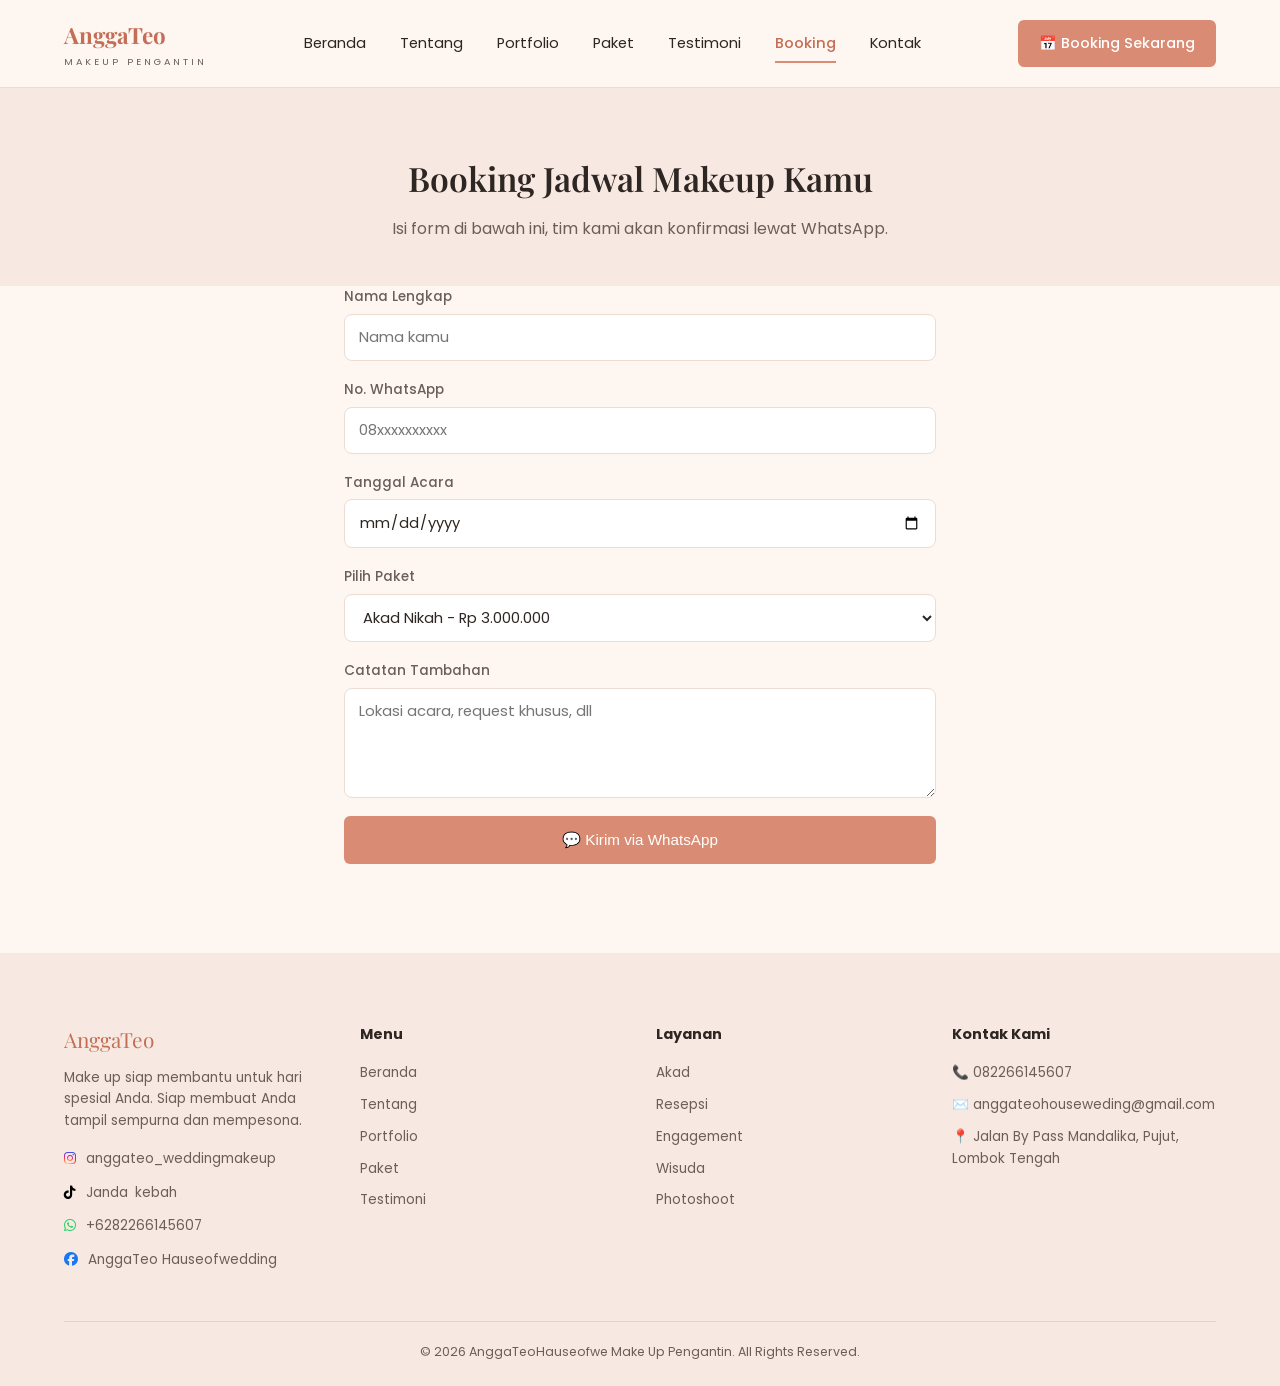
<file: booking.html>
<!DOCTYPE html>
<html lang="id">
<head>
<meta charset="UTF-8">
<meta name="viewport" content="width=device-width, initial-scale=1.0">
<title>Booking &middot; AnggaTeo Makeup Pengantin</title>
<link rel="preconnect" href="https://fonts.googleapis.com">
<link rel="stylesheet" href="https://cdnjs.cloudflare.com/ajax/libs/font-awesome/6.7.2/css/all.min.css">
<link href="https://fonts.googleapis.com/css2?family=Playfair+Display:wght@500;600;700&family=Poppins:wght@300;400;500;600&family=Marck+Script&display=swap" rel="stylesheet">
<link rel="stylesheet" href="styles.css">
</head>
<body>
<div class="page-transition-overlay"></div>
<header>
  <div class="nav wrap">
     <a href="index.html" class="logo">AnggaTeo <span>MAKEUP PENGANTIN</span></a>
    <nav class="nav-links">
      <a href="index.html">Beranda</a>
      <a href="tentang.html">Tentang</a>
      <a href="portfolio.html">Portfolio</a>
      <a href="paket.html">Paket</a>
      <a href="testimoni.html">Testimoni</a>
      <a href="booking.html">Booking</a>
      <a href="kontak.html">Kontak</a>
    </nav>
    <a href="booking.html" class="btn btn-primary nav-cta">📅 Booking Sekarang</a>
    <button class="burger" id="burgerBtn" aria-label="Buka menu" aria-expanded="false">
      <span></span><span></span><span></span>
    </button>
  </div>
  <nav class="mobile-panel" id="mobilePanel">
    <a href="index.html">Beranda</a>
    <a href="tentang.html">Tentang</a>
    <a href="portfolio.html">Portfolio</a>
    <a href="paket.html">Paket</a>
    <a href="testimoni.html">Testimoni</a>
    <a href="booking.html">Booking</a>
    <a href="kontak.html">Kontak</a>
    <a href="booking.html" class="btn btn-primary">📅 Booking Sekarang</a>
  </nav>
</header>

<section class="page-header">
  <div class="wrap">
   
    <h1>Booking Jadwal Makeup Kamu</h1>
    <p>Isi form di bawah ini, tim kami akan konfirmasi lewat WhatsApp.</p>
  </div>
</section>

<section class="about" style="padding-top:0;">
  <div class="wrap" style="grid-template-columns:1fr;max-width:640px;">
    <form class="booking-form" id="bookingForm">
      <label>Nama Lengkap
        <input type="text" name="nama" required placeholder="Nama kamu">
      </label>
      <label>No. WhatsApp
        <input type="tel" name="wa" required placeholder="08xxxxxxxxxx">
      </label>
      <label>Tanggal Acara
        <input type="date" name="tanggal" required>
      </label>
      <label>Pilih Paket
        <select name="paket" id="paketSelect">
          <option value="Akad Nikah - Rp 3.000.000">Akad Nikah - Rp 3.000.000</option>
          <option value="Resepsi - Rp 4.200.000">Resepsi - Rp 4.200.000</option>
          <option value="Nyongkolan - Rp 3.800.000">Nyongkolan - Rp 3.800.000</option>
          <option value="Paket Akad Resepsi (1 Hari) - Rp 6.000.000">Paket Akad Resepsi (1 Hari) - Rp 6.000.000</option>
        </select>
      </label>
      <label>Catatan Tambahan
        <textarea name="catatan" rows="4" placeholder="Lokasi acara, request khusus, dll"></textarea>
      </label>
      <button type="submit" class="btn btn-primary" style="width:100%;justify-content:center;">💬 Kirim via WhatsApp</button>
    </form>
  </div>
</section>
<footer>
  <div class="wrap">
    <div class="footer-grid">
      <div>
        <div class="foot-logo">AnggaTeo</div>
        <p>Make up siap membantu untuk hari spesial Anda. Siap membuat Anda tampil sempurna dan mempesona.</p>
        <div class="socials">
          <a href="https://www.instagram.com/anggateo_weddingmakeup?igsh=ZWFqbXlpYnk4Nm5u" target="_blank" rel="noopener"><i class="fa-brands fa-instagram"></i>anggateo_weddingmakeup</a>
          <a href="https://www.tiktok.com/@anggateohauseofwe?_r=1&_t=ZS-98DHVz8iPab" target="_blank" rel="noopener"><i class="fa-brands fa-tiktok"></i>Janda kebah</a>
          <a href="https://wa.me/6282266145607" target="_blank" rel="noopener"><i class="fa-brands fa-whatsapp"></i>+6282266145607</a>
          <a href="https://www.facebook.com/share/1CvVZBWk62/" target="_blank" rel="noopener"><i class="fa-brands fa-facebook"></i>AnggaTeo Hauseofwedding </a>
        </div>
      </div>
      <div>
        <h5>Menu</h5>
        <ul>
          <li><a href="index.html">Beranda</a></li>
          <li><a href="tentang.html">Tentang</a></li>
          <li><a href="portfolio.html">Portfolio</a></li>
          <li><a href="paket.html">Paket</a></li>
          <li><a href="testimoni.html">Testimoni</a></li>
        </ul>
      </div>
      <div>
        <h5>Layanan</h5>
        <ul>
          <li><a href="portfolio.html">Akad</a></li>
          <li><a href="portfolio.html">Resepsi</a></li>
          <li><a href="portfolio.html">Engagement</a></li>
          <li><a href="portfolio.html">Wisuda</a></li>
          <li><a href="portfolio.html">Photoshoot</a></li>
        </ul>
      </div>
      <div>
        <h5>Kontak Kami</h5>
        <ul>
          <li>📞 082266145607</li>
          <li>✉️ anggateohouseweding@gmail.com</li>
          <li>📍 Jalan By Pass Mandalika, Pujut, Lombok Tengah</li>
        </ul>
      </div>
      
    </div>
    <div class="foot-bottom">&copy; 2026 AnggaTeoHauseofwe Make Up Pengantin. All Rights Reserved.</div>
  </div>
</footer>
<script src="script.js"></script>
</body>
</html>
</file>
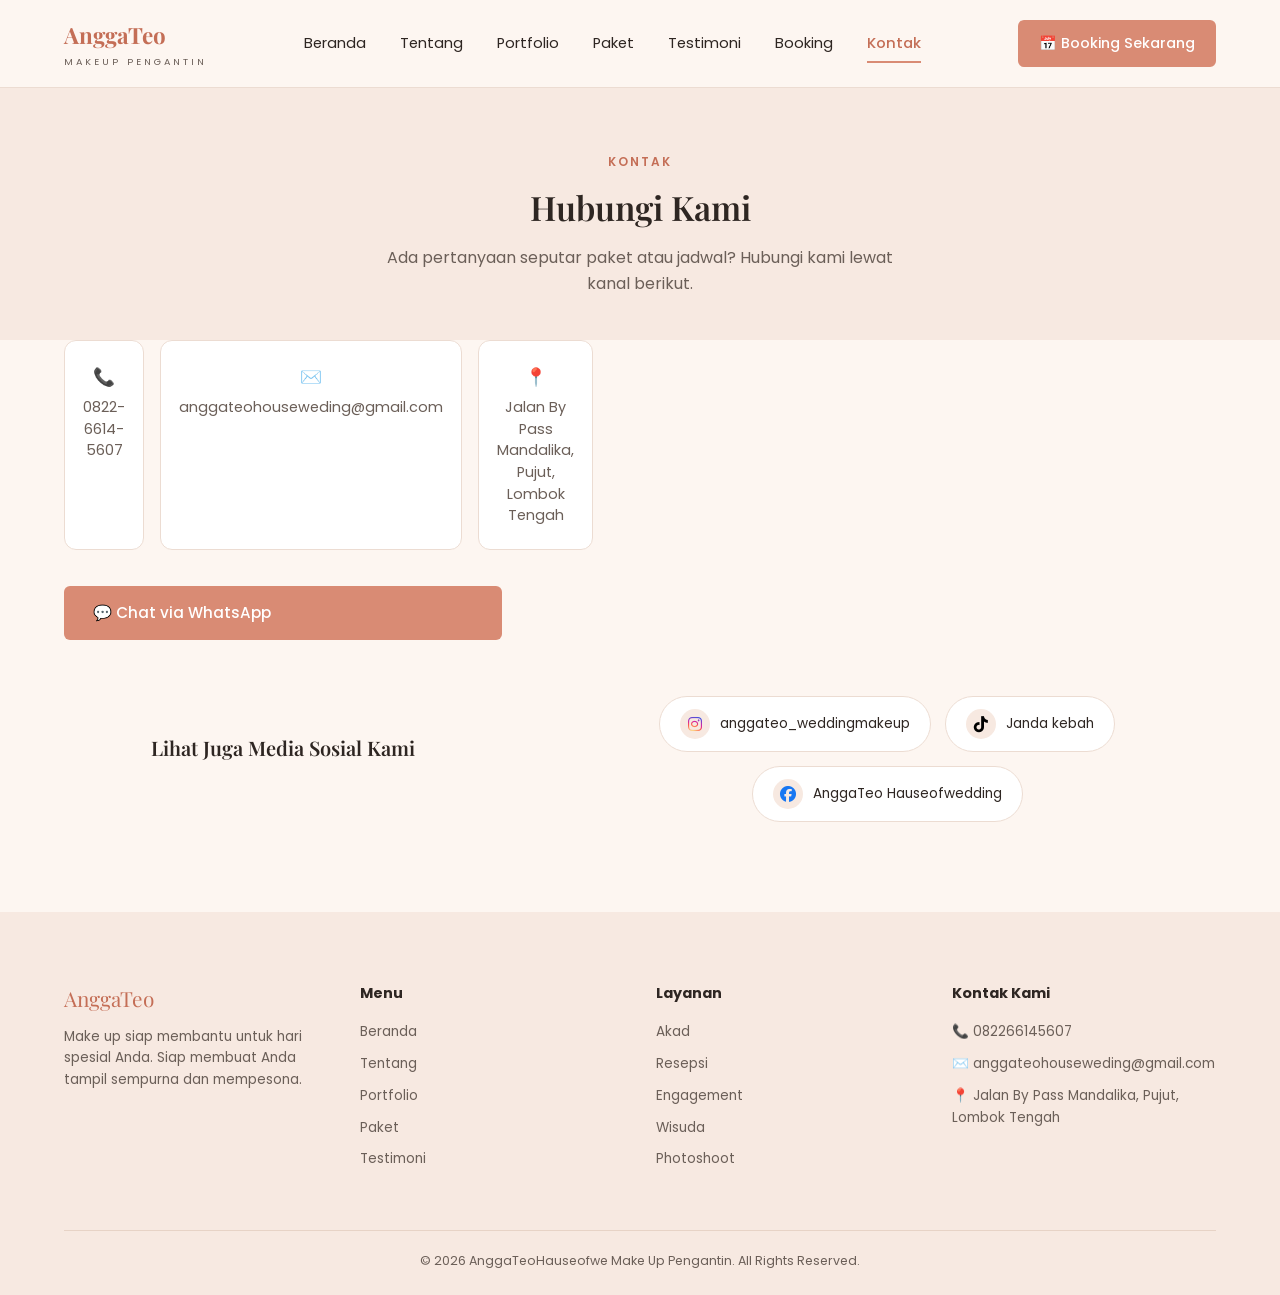
<file: kontak.html>
<!DOCTYPE html>
<html lang="id">
<head>
<meta charset="UTF-8">
<meta name="viewport" content="width=device-width, initial-scale=1.0">
<title>Kontak &middot; AnggaTeo Makeup Pengantin</title>
<link rel="preconnect" href="https://fonts.googleapis.com">
<link rel="stylesheet" href="https://cdnjs.cloudflare.com/ajax/libs/font-awesome/6.7.2/css/all.min.css">
<link href="https://fonts.googleapis.com/css2?family=Playfair+Display:wght@500;600;700&family=Poppins:wght@300;400;500;600&family=Marck+Script&display=swap" rel="stylesheet">
<link rel="stylesheet" href="styles.css">
</head>
<body>
<div class="page-transition-overlay"></div>
<header>
  <div class="nav wrap">
     <a href="index.html" class="logo">AnggaTeo <span>MAKEUP PENGANTIN</span></a>
    <nav class="nav-links">
      <a href="index.html">Beranda</a>
      <a href="tentang.html">Tentang</a>
      <a href="portfolio.html">Portfolio</a>
      <a href="paket.html">Paket</a>
      <a href="testimoni.html">Testimoni</a>
      <a href="booking.html">Booking</a>
      <a href="kontak.html">Kontak</a>
    </nav>
    <a href="booking.html" class="btn btn-primary nav-cta">📅 Booking Sekarang</a>
    <button class="burger" id="burgerBtn" aria-label="Buka menu" aria-expanded="false">
      <span></span><span></span><span></span>
    </button>
  </div>
  <nav class="mobile-panel" id="mobilePanel">
    <a href="index.html">Beranda</a>
    <a href="tentang.html">Tentang</a>
    <a href="portfolio.html">Portfolio</a>
    <a href="paket.html">Paket</a>
    <a href="testimoni.html">Testimoni</a>
    <a href="booking.html">Booking</a>
    <a href="kontak.html">Kontak</a>
    <a href="booking.html" class="btn btn-primary">📅 Booking Sekarang</a>
  </nav>
</header>

<section class="page-header">
  <div class="wrap">
    <div class="eyebrow">Kontak</div>
    <h1>Hubungi Kami</h1>
    <p>Ada pertanyaan seputar paket atau jadwal? Hubungi kami lewat kanal berikut.</p>
  </div>
</section>

<section class="about" style="padding-top:0;">
  <div class="wrap">
    <div class="contact-info-grid">
      <div class="stat-card"><div class="glyph">📞</div><div class="lbl">0822-6614-5607</div></div>
      <div class="stat-card"><div class="glyph">✉️</div><div class="lbl">anggateohouseweding@gmail.com</div></div>
      <div class="stat-card"><div class="glyph">📍</div><div class="lbl">Jalan By Pass Mandalika, Pujut, Lombok Tengah</div></div>
    </div>
  </div>

  <div class="wrap" style="margin-top:36px;text-align:center;">
    <a href="https://wa.me/6282266145607?text=Halo%20kak%2C%20saya%20mau%20tanya-tanya" target="_blank" rel="noopener" class="btn btn-primary" >💬 Chat via WhatsApp</a>
  </div>

  <div class="wrap contact-social-section">
    <h3 class="contact-social-title">Lihat Juga Media Sosial Kami</h3>
    <div class="contact-socials">
      <a href="https://www.instagram.com/anggateo_weddingmakeup?igsh=ZWFqbXlpYnk4Nm5u" target="_blank" rel="noopener" class="contact-social-item">
        <span class="contact-social-icon"><i class="fa-brands fa-instagram"></i></span>
        <span>anggateo_weddingmakeup</span>
      </a>
      <a href="https://www.tiktok.com/@anggateohauseofwe?_r=1&_t=ZS-98DHVz8iPab" target="_blank" rel="noopener" class="contact-social-item">
        <span class="contact-social-icon"><i class="fa-brands fa-tiktok"></i></span>
        <span>Janda kebah</span>
      </a>
      <a href="https://www.facebook.com/share/1CvVZBWk62/" target="_blank" rel="noopener" class="contact-social-item">
        <span class="contact-social-icon"><i class="fa-brands fa-facebook"></i></span>
        <span>AnggaTeo Hauseofwedding</span>
      </a>
    </div>
  </div>
</section>

<footer>
  <div class="wrap">
    <div class="footer-grid">
      <div>
        <div class="foot-logo">AnggaTeo</div>
        <p>Make up siap membantu untuk hari spesial Anda. Siap membuat Anda tampil sempurna dan mempesona.</p>
       
      </div>
      <div>
        <h5>Menu</h5>
        <ul>
          <li><a href="index.html">Beranda</a></li>
          <li><a href="tentang.html">Tentang</a></li>
          <li><a href="portfolio.html">Portfolio</a></li>
          <li><a href="paket.html">Paket</a></li>
          <li><a href="testimoni.html">Testimoni</a></li>
        </ul>
      </div>
      <div>
        <h5>Layanan</h5>
        <ul>
          <li><a href="portfolio.html">Akad</a></li>
          <li><a href="portfolio.html">Resepsi</a></li>
          <li><a href="portfolio.html">Engagement</a></li>
          <li><a href="portfolio.html">Wisuda</a></li>
          <li><a href="portfolio.html">Photoshoot</a></li>
        </ul>
      </div>
      <div>
        <h5>Kontak Kami</h5>
        <ul>
          <li>📞 082266145607</li>
          <li>✉️ anggateohouseweding@gmail.com</li>
          <li>📍 Jalan By Pass Mandalika, Pujut, Lombok Tengah</li>
        </ul>
      </div>
    </div>
    <div class="foot-bottom">&copy; 2026 AnggaTeoHauseofwe Make Up Pengantin. All Rights Reserved.</div>
  </div>
</footer>
<script src="script.js"></script>
</body>
</html>
</file>
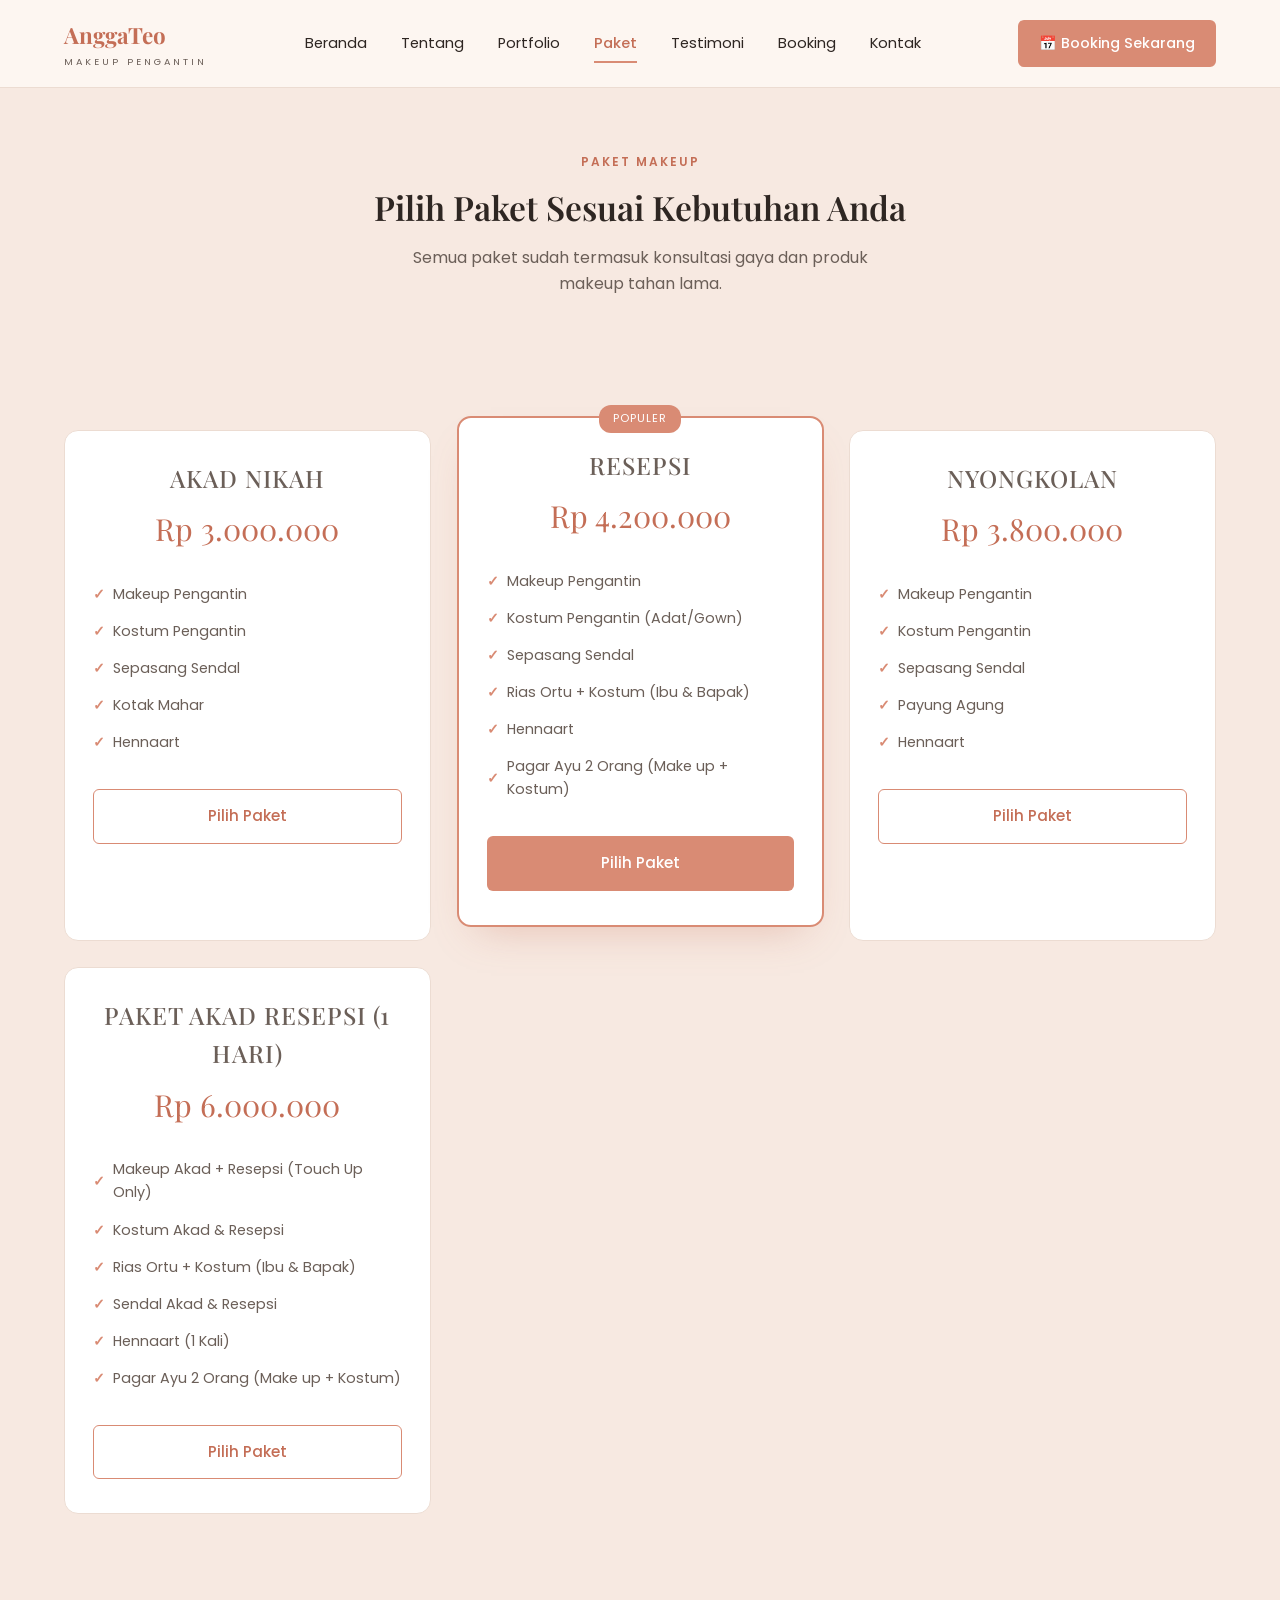
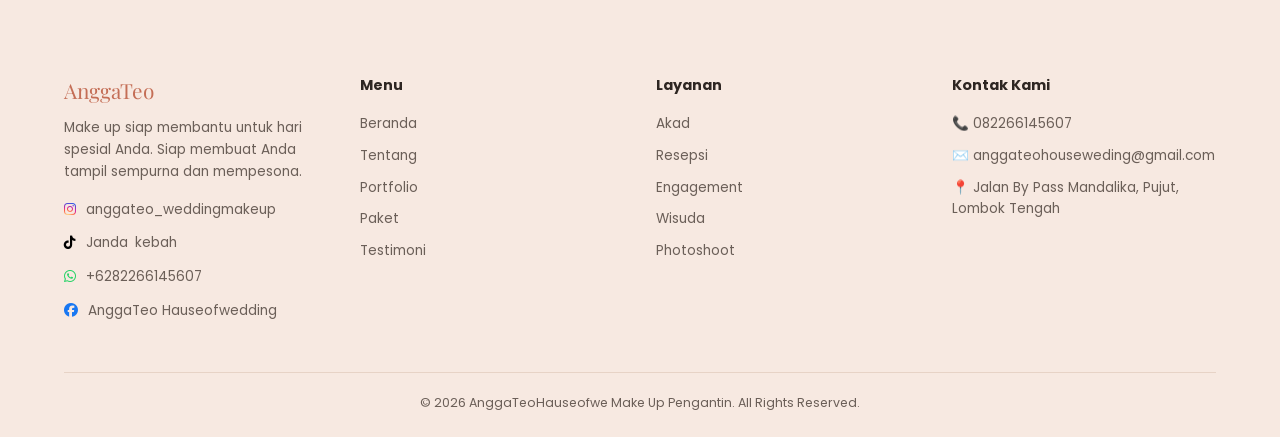
<file: paket.html>
<!DOCTYPE html>
<html lang="id">
<head>
<meta charset="UTF-8">
<meta name="viewport" content="width=device-width, initial-scale=1.0">
<title>Paket &middot; AnggaTeo Makeup Pengantin</title>
<link rel="preconnect" href="https://fonts.googleapis.com">
<link rel="stylesheet" href="https://cdnjs.cloudflare.com/ajax/libs/font-awesome/6.7.2/css/all.min.css">
<link href="https://fonts.googleapis.com/css2?family=Playfair+Display:wght@500;600;700&family=Poppins:wght@300;400;500;600&family=Marck+Script&display=swap" rel="stylesheet">
<link rel="stylesheet" href="styles.css">
</head>
<body>
<div class="page-transition-overlay"></div>
<header>
  <div class="nav wrap">
     <a href="index.html" class="logo">AnggaTeo <span>MAKEUP PENGANTIN</span></a>
    <nav class="nav-links">
      <a href="index.html">Beranda</a>
      <a href="tentang.html">Tentang</a>
      <a href="portfolio.html">Portfolio</a>
      <a href="paket.html">Paket</a>
      <a href="testimoni.html">Testimoni</a>
      <a href="booking.html">Booking</a>
      <a href="kontak.html">Kontak</a>
    </nav>
    <a href="booking.html" class="btn btn-primary nav-cta">📅 Booking Sekarang</a>
    <button class="burger" id="burgerBtn" aria-label="Buka menu" aria-expanded="false">
      <span></span><span></span><span></span>
    </button>
  </div>
  <nav class="mobile-panel" id="mobilePanel">
    <a href="index.html">Beranda</a>
    <a href="tentang.html">Tentang</a>
    <a href="portfolio.html">Portfolio</a>
    <a href="paket.html">Paket</a>
    <a href="testimoni.html">Testimoni</a>
    <a href="booking.html">Booking</a>
    <a href="kontak.html">Kontak</a>
    <a href="booking.html" class="btn btn-primary">📅 Booking Sekarang</a>
  </nav>
</header>

<section class="page-header">
  <div class="wrap">
    <div class="eyebrow">Paket Makeup</div>
    <h1>Pilih Paket Sesuai Kebutuhan Anda</h1>
    <p>Semua paket sudah termasuk konsultasi gaya dan produk makeup tahan lama.</p>
  </div>
</section>

<section class="pricing" id="paket-section">
  <div class="wrap">
   <div class="pricing-grid">
      <div class="price-card">
        <h3>Akad Nikah</h3>
        <div class="price">Rp 3.000.000</div>
        <ul class="price-list">
          <li>Makeup Pengantin</li><li>Kostum Pengantin</li><li>Sepasang Sendal</li><li>Kotak Mahar</li><li>Hennaart</li>
        </ul>
        <a href="booking.html?paket=Basic" class="btn btn-outline">Pilih Paket</a>
      </div>
      <div class="price-card popular">
        <div class="badge">POPULER</div>
        <h3>Resepsi</h3>
        <div class="price">Rp 4.200.000</div>
        <ul class="price-list">
          <li>Makeup Pengantin</li><li>Kostum Pengantin (Adat/Gown)</li><li>Sepasang Sendal</li><li>Rias Ortu + Kostum (Ibu & Bapak)</li><li>Hennaart</li><li>Pagar Ayu 2 Orang (Make up + Kostum)</li>
        </ul>
        <a href="booking.html?paket=Premium" class="btn btn-primary">Pilih Paket</a>
      </div>
      <div class="price-card">
        <h3>Nyongkolan</h3>
        <div class="price">Rp 3.800.000</div>
        <ul class="price-list">
          <li>Makeup Pengantin</li><li>Kostum Pengantin</li><li>Sepasang Sendal</li><li>Payung Agung</li><li>Hennaart</li>
        </ul>
        </ul>
        <a href="booking.html?paket=VIP" class="btn btn-outline">Pilih Paket</a>
      </div>
      <div class="price-card">
        <h3>Paket Akad Resepsi (1 Hari) </h3>
        <div class="price">Rp 6.000.000</div>
        <ul class="price-list">
          <li>Makeup Akad + Resepsi (Touch Up Only)</li><li>Kostum Akad & Resepsi</li><li>Rias Ortu + Kostum (Ibu & Bapak)</li><li>Sendal Akad & Resepsi</li><li>Hennaart (1 Kali)</li><li>Pagar Ayu 2 Orang (Make up + Kostum)</li>
        </ul>
        </ul>
        <a href="booking.html?paket=VIP" class="btn btn-outline">Pilih Paket</a>
      </div>
    </div>
  </div>
</section>
<footer>
  <div class="wrap">
    <div class="footer-grid">
      <div>
       <div class="foot-logo">AnggaTeo</div>
        <p>Make up siap membantu untuk hari spesial Anda. Siap membuat Anda tampil sempurna dan mempesona.</p>
        <div class="socials">
          <a href="https://www.instagram.com/anggateo_weddingmakeup?igsh=ZWFqbXlpYnk4Nm5u" target="_blank" rel="noopener"><i class="fa-brands fa-instagram"></i>anggateo_weddingmakeup</a>
          <a href="https://www.tiktok.com/@anggateohauseofwe?_r=1&_t=ZS-98DHVz8iPab" target="_blank" rel="noopener"><i class="fa-brands fa-tiktok"></i>Janda kebah</a>
          <a href="https://wa.me/6282266145607" target="_blank" rel="noopener"><i class="fa-brands fa-whatsapp"></i>+6282266145607</a>
          <a href="https://www.facebook.com/share/1CvVZBWk62/" target="_blank" rel="noopener"><i class="fa-brands fa-facebook"></i>AnggaTeo Hauseofwedding </a>
        </div>
      </div>
      <div>
        <h5>Menu</h5>
        <ul>
          <li><a href="index.html">Beranda</a></li>
          <li><a href="tentang.html">Tentang</a></li>
          <li><a href="portfolio.html">Portfolio</a></li>
          <li><a href="paket.html">Paket</a></li>
          <li><a href="testimoni.html">Testimoni</a></li>
        </ul>
      </div>
      <div>
        <h5>Layanan</h5>
        <ul>
          <li><a href="portfolio.html">Akad</a></li>
          <li><a href="portfolio.html">Resepsi</a></li>
          <li><a href="portfolio.html">Engagement</a></li>
          <li><a href="portfolio.html">Wisuda</a></li>
          <li><a href="portfolio.html">Photoshoot</a></li>
        </ul>
      </div>
      <div>
        <h5>Kontak Kami</h5>
        <ul>
          <li>📞 082266145607</li>
          <li>✉️ anggateohouseweding@gmail.com</li>
          <li>📍 Jalan By Pass Mandalika, Pujut, Lombok Tengah</li>
        </ul>
      </div>
      
    </div>
    <div class="foot-bottom">&copy; 2026 AnggaTeoHauseofwe Make Up Pengantin. All Rights Reserved.</div>
  </div>
  </div>
</footer>
<script src="script.js"></script>
</body>
</html>
</file>
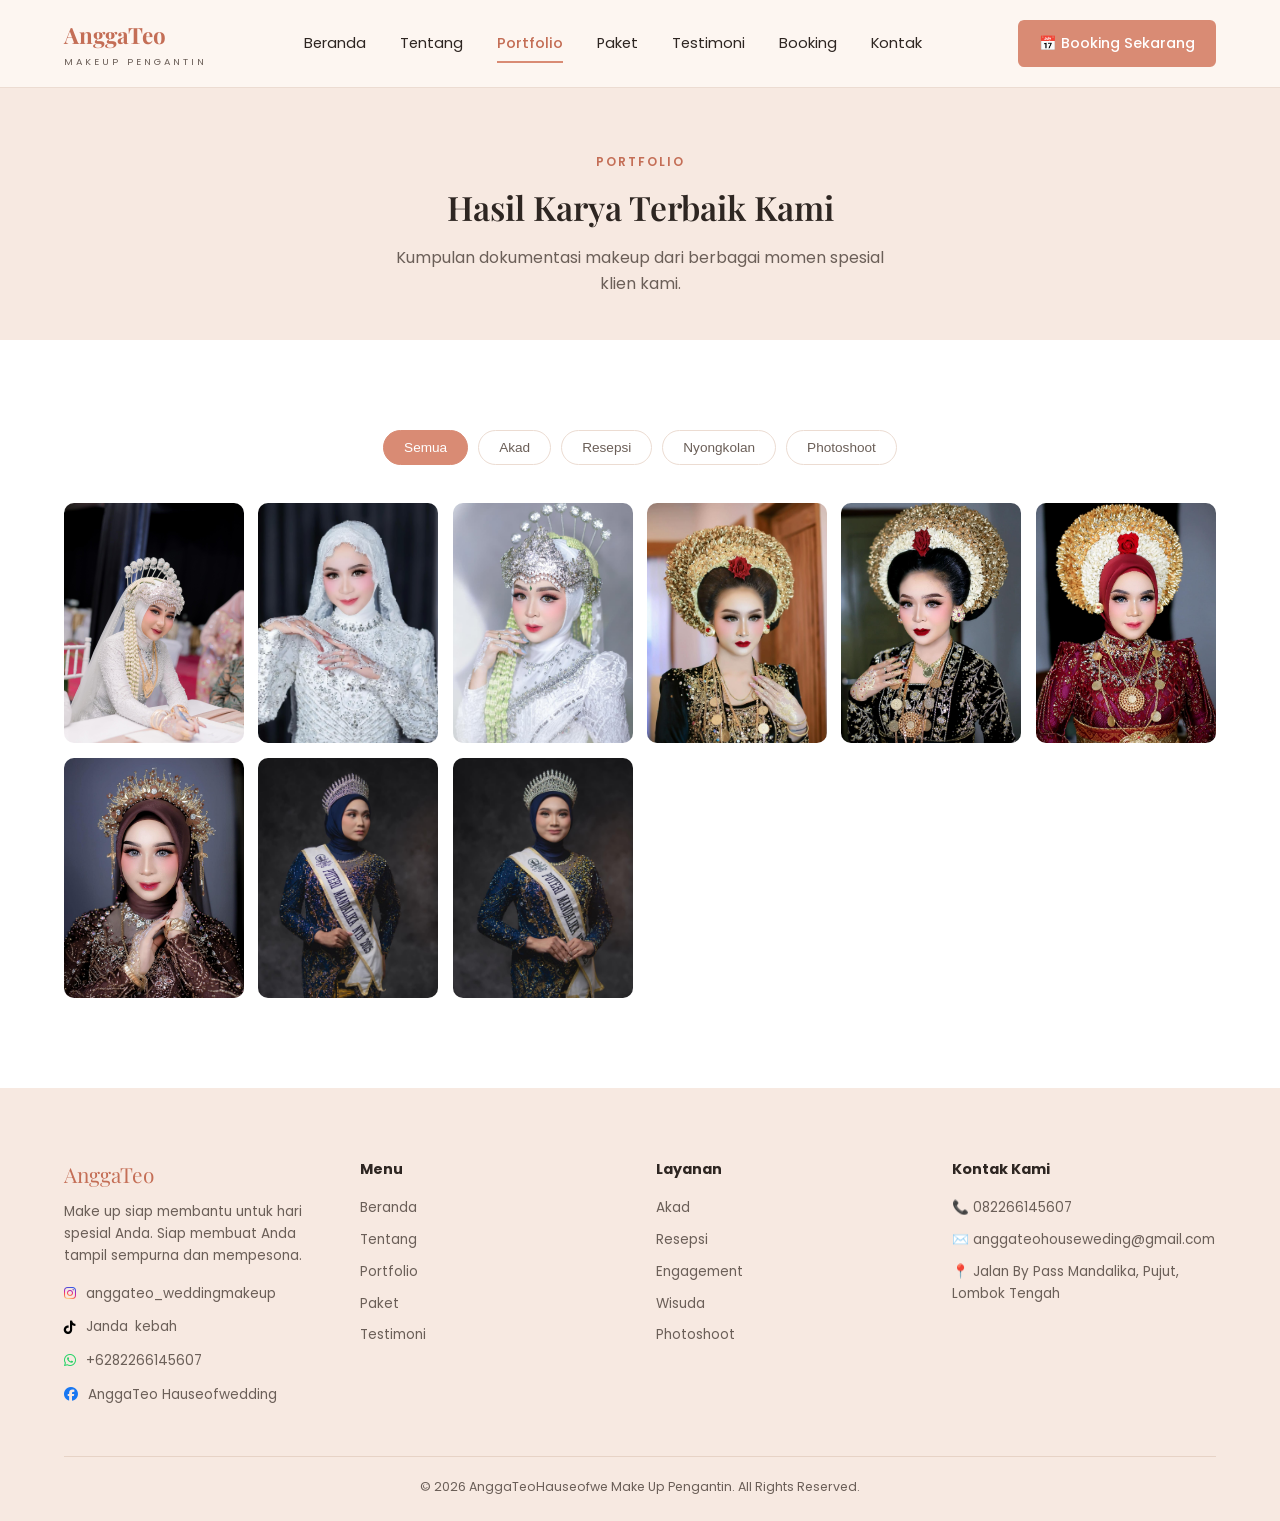
<file: portfolio.html>
<!DOCTYPE html>
<html lang="id">
<head>
<meta charset="UTF-8">
<meta name="viewport" content="width=device-width, initial-scale=1.0">
<title>Portofolio &middot; AnggaTeo Makeup Pengantin</title>
<link rel="preconnect" href="https://fonts.googleapis.com">
<link rel="stylesheet" href="https://cdnjs.cloudflare.com/ajax/libs/font-awesome/6.7.2/css/all.min.css">
<link href="https://fonts.googleapis.com/css2?family=Playfair+Display:wght@500;600;700&family=Poppins:wght@300;400;500;600&family=Marck+Script&display=swap" rel="stylesheet">
<link rel="stylesheet" href="styles.css">
</head>
<body>
<div class="page-transition-overlay"></div>
<header>
  <div class="nav wrap">
    <a href="index.html" class="logo">AnggaTeo <span>MAKEUP PENGANTIN</span></a>
    <nav class="nav-links">
      <a href="index.html">Beranda</a>
      <a href="tentang.html">Tentang</a>
      <a href="portfolio.html">Portfolio</a>
      <a href="paket.html">Paket</a>
      <a href="testimoni.html">Testimoni</a>
      <a href="booking.html">Booking</a>
      <a href="kontak.html">Kontak</a>
    </nav>
    <a href="booking.html" class="btn btn-primary nav-cta">📅 Booking Sekarang</a>
    <button class="burger" id="burgerBtn" aria-label="Buka menu" aria-expanded="false">
      <span></span><span></span><span></span>
    </button>
  </div>
  <nav class="mobile-panel" id="mobilePanel">
    <a href="index.html">Beranda</a>
    <a href="tentang.html">Tentang</a>
    <a href="portfolio.html">Portfolio</a>
    <a href="paket.html">Paket</a>
    <a href="testimoni.html">Testimoni</a>
    <a href="booking.html">Booking</a>
    <a href="kontak.html">Kontak</a>
    <a href="booking.html" class="btn btn-primary">📅 Booking Sekarang</a>
  </nav>
</header>

<section class="page-header">
  <div class="wrap">
    <div class="eyebrow">Portfolio</div>
    <h1>Hasil Karya Terbaik Kami</h1>
    <p>Kumpulan dokumentasi makeup dari berbagai momen spesial klien kami.</p>
  </div>
</section>

<section class="portfolio" id="portfolio-section">
  <div class="wrap">
  
    <div class="filters">
      <button class="filter active" data-cat="semua">Semua</button>
      <button class="filter" data-cat="akad">Akad</button>
      <button class="filter" data-cat="resepsi">Resepsi</button>
      <button class="filter" data-cat="Nyongkolan">Nyongkolan</button>
      <button class="filter" data-cat="photoshoot">Photoshoot</button>
    </div>
    <div class="gallery">
      <div class="gallery-item" data-cat="akad"><img src="img/akadbaru1.jpg" alt="Karya makeup akad"></div>
      <div class="gallery-item" data-cat="akad"><img src="img/akad2.jpg" alt="Karya makeup akad"></div>
      <div class="gallery-item" data-cat="akad"><img src="img/akad3.jpg" alt="Karya makeup akad"></div>
      <div class="gallery-item" data-cat="Nyongkolan"><img src="img/nyongkolan1.jpeg" alt="Karya makeup hijab wisuda"></div>
      <div class="gallery-item" data-cat="Nyongkolan"><img src="img/nyongkolan2.jpg" alt="Karya makeup hijab wisuda"></div>
      <div class="gallery-item" data-cat="resepsi"><img src="img/resepsi1.png" alt="Karya makeup resepsi"></div>
      <div class="gallery-item" data-cat="resepsi"><img src="img/resepsi2.jpg" alt="Karya makeup resepsi"></div>
      <div class="gallery-item" data-cat="photoshoot"><img src="img/photoshoot.jpg" alt="Karya makeup photoshoot"></div>
      <div class="gallery-item" data-cat="photoshoot"><img src="img/photoshoot2.jpg" alt="Karya makeup photoshoot"></div>
</section>

<footer>
  <div class="wrap">
    <div class="footer-grid">
      <div>
       <div class="foot-logo">AnggaTeo</div>
        <p>Make up siap membantu untuk hari spesial Anda. Siap membuat Anda tampil sempurna dan mempesona.</p>
        <div class="socials">
          <a href="https://www.instagram.com/anggateo_weddingmakeup?igsh=ZWFqbXlpYnk4Nm5u" target="_blank" rel="noopener"><i class="fa-brands fa-instagram"></i>anggateo_weddingmakeup</a>
          <a href="https://www.tiktok.com/@anggateohauseofwe?_r=1&_t=ZS-98DHVz8iPab" target="_blank" rel="noopener"><i class="fa-brands fa-tiktok"></i>Janda kebah</a>
          <a href="https://wa.me/6282266145607" target="_blank" rel="noopener"><i class="fa-brands fa-whatsapp"></i>+6282266145607</a>
          <a href="https://www.facebook.com/share/1CvVZBWk62/" target="_blank" rel="noopener"><i class="fa-brands fa-facebook"></i>AnggaTeo Hauseofwedding </a>
        </div>
      </div>
      <div>
        <h5>Menu</h5>
        <ul>
          <li><a href="index.html">Beranda</a></li>
          <li><a href="tentang.html">Tentang</a></li>
          <li><a href="portfolio.html">Portfolio</a></li>
          <li><a href="paket.html">Paket</a></li>
          <li><a href="testimoni.html">Testimoni</a></li>
        </ul>
      </div>
      <div>
        <h5>Layanan</h5>
        <ul>
          <li><a href="portfolio.html">Akad</a></li>
          <li><a href="portfolio.html">Resepsi</a></li>
          <li><a href="portfolio.html">Engagement</a></li>
          <li><a href="portfolio.html">Wisuda</a></li>
          <li><a href="portfolio.html">Photoshoot</a></li>
        </ul>
      </div>
      <div>
        <h5>Kontak Kami</h5>
        <ul>
          <li>📞 082266145607</li>
          <li>✉️ anggateohouseweding@gmail.com</li>
          <li>📍 Jalan By Pass Mandalika, Pujut, Lombok Tengah</li>
        </ul>
      </div>
      
    </div>
    <div class="foot-bottom">&copy; 2026 AnggaTeoHauseofwe Make Up Pengantin. All Rights Reserved.</div>
  </div>
  </div>
</footer>
<script src="script.js"></script>
</body>
</html>
</file>
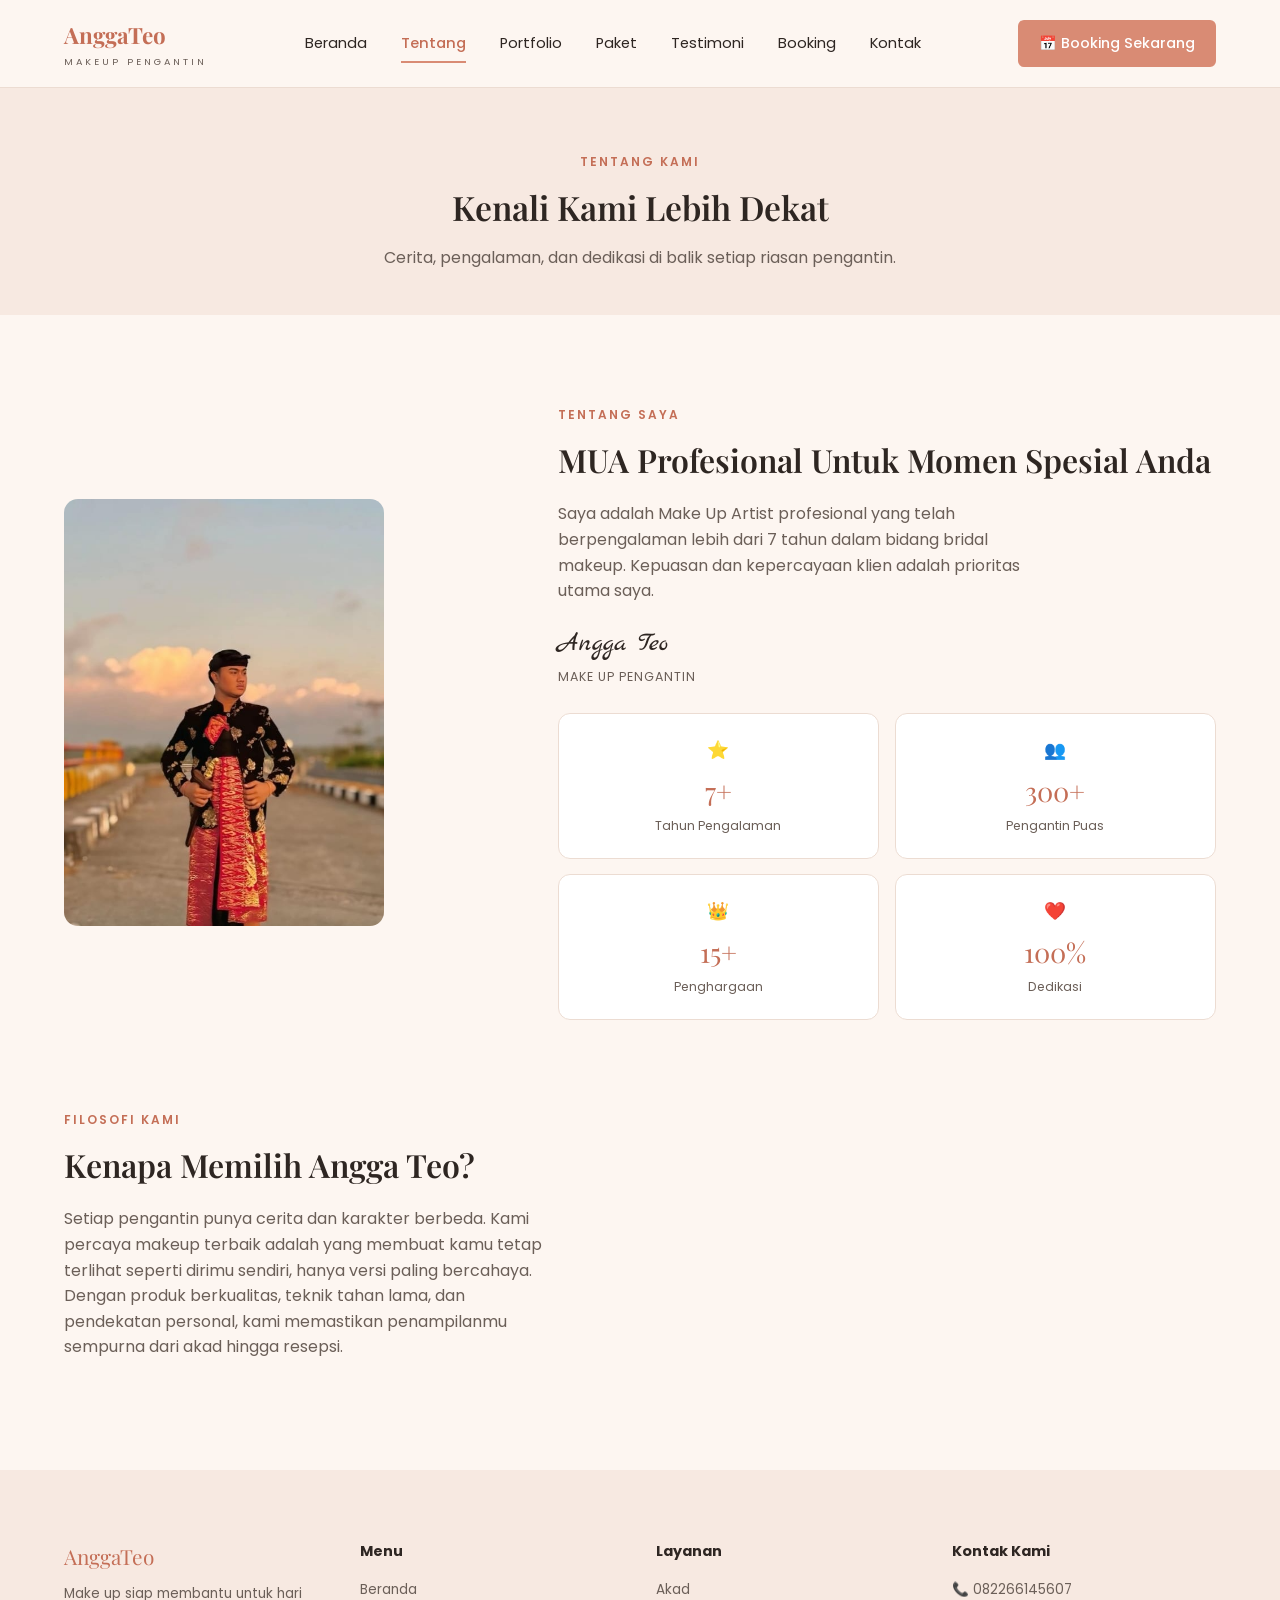
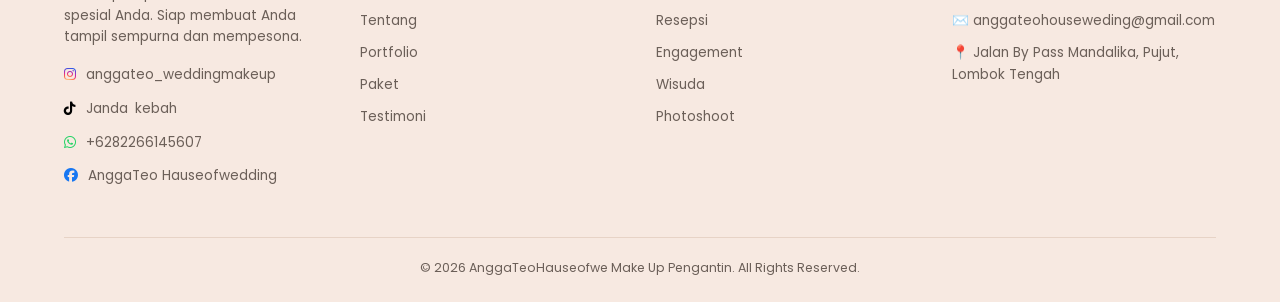
<file: tentang.html>
<!DOCTYPE html>
<html lang="id">
<head>
<meta charset="UTF-8">
<meta name="viewport" content="width=device-width, initial-scale=1.0">
<title>Tentang &middot; AnggaTeo Makeup Pengantin</title>
<link rel="preconnect" href="https://fonts.googleapis.com">
<link rel="stylesheet" href="https://cdnjs.cloudflare.com/ajax/libs/font-awesome/6.7.2/css/all.min.css">
<link href="https://fonts.googleapis.com/css2?family=Playfair+Display:wght@500;600;700&family=Poppins:wght@300;400;500;600&family=Marck+Script&display=swap" rel="stylesheet">
<link rel="stylesheet" href="styles.css">
</head>
<body>
<div class="page-transition-overlay"></div>
<header>
  <div class="nav wrap">
    <a href="index.html" class="logo">AnggaTeo <span>MAKEUP PENGANTIN</span></a>
    <nav class="nav-links">
      <a href="index.html">Beranda</a>
      <a href="tentang.html">Tentang</a>
      <a href="portfolio.html">Portfolio</a>
      <a href="paket.html">Paket</a>
      <a href="testimoni.html">Testimoni</a>
      <a href="booking.html">Booking</a>
      <a href="kontak.html">Kontak</a>
    </nav>
    <a href="booking.html" class="btn btn-primary nav-cta">📅 Booking Sekarang</a>
    <button class="burger" id="burgerBtn" aria-label="Buka menu" aria-expanded="false">
      <span></span><span></span><span></span>
    </button>
  </div>
  <nav class="mobile-panel" id="mobilePanel">
    <a href="index.html">Beranda</a>
    <a href="tentang.html">Tentang</a>
    <a href="portfolio.html">Portfolio</a>
    <a href="paket.html">Paket</a>
    <a href="testimoni.html">Testimoni</a>
    <a href="booking.html">Booking</a>
    <a href="kontak.html">Kontak</a>
    <a href="booking.html" class="btn btn-primary">📅 Booking Sekarang</a>
  </nav>
</header>

<section class="page-header">
  <div class="wrap">
    <div class="eyebrow">Tentang Kami</div>
    <h1>Kenali Kami Lebih Dekat</h1>
    <p>Cerita, pengalaman, dan dedikasi di balik setiap riasan pengantin.</p>
  </div>
</section>

<section class="about" id="tentang-section">
  <div class="wrap">
    <div class="about-img">
      <img src="img/tentangsaya.png" alt="Dewi Lestari, Make Up Artist">
    </div>
    <div class="about-text">
      <div class="eyebrow">Tentang Saya</div>
      <h2>MUA Profesional Untuk Momen Spesial Anda</h2>
      <p>Saya adalah Make Up Artist profesional yang telah berpengalaman lebih dari 7 tahun dalam bidang bridal makeup. Kepuasan dan kepercayaan klien adalah prioritas utama saya.</p>
      <div class="signature">Angga Teo</div>
      <div class="signature-role">Make Up Pengantin</div>
      <div class="stat-grid" style="margin-top:26px;">
        <div class="stat-card"><div class="glyph">⭐</div><div class="num">7+</div><div class="lbl">Tahun Pengalaman</div></div>
        <div class="stat-card"><div class="glyph">👥</div><div class="num">300+</div><div class="lbl">Pengantin Puas</div></div>
        <div class="stat-card"><div class="glyph">👑</div><div class="num">15+</div><div class="lbl">Penghargaan</div></div>
        <div class="stat-card"><div class="glyph">❤️</div><div class="num">100%</div><div class="lbl">Dedikasi</div></div>
      
  </div>
</section>

<section class="about" style="padding-top:0;">
  <div class="wrap" style="grid-template-columns:1fr;">
    <div class="about-text">
      <div class="eyebrow">Filosofi Kami</div>
      <h2>Kenapa Memilih Angga Teo?</h2>
      <p>Setiap pengantin punya cerita dan karakter berbeda. Kami percaya makeup terbaik adalah yang membuat kamu tetap terlihat seperti dirimu sendiri, hanya versi paling bercahaya. Dengan produk berkualitas, teknik tahan lama, dan pendekatan personal, kami memastikan penampilanmu sempurna dari akad hingga resepsi.</p>
    </div>
  </div>
</section>
<footer>
  <div class="wrap">
    <div class="footer-grid">
      <div>
       <div class="foot-logo">AnggaTeo</div>
        <p>Make up siap membantu untuk hari spesial Anda. Siap membuat Anda tampil sempurna dan mempesona.</p>
        <div class="socials">
          <a href="https://www.instagram.com/anggateo_weddingmakeup?igsh=ZWFqbXlpYnk4Nm5u" target="_blank" rel="noopener"><i class="fa-brands fa-instagram"></i>anggateo_weddingmakeup</a>
          <a href="https://www.tiktok.com/@anggateohauseofwe?_r=1&_t=ZS-98DHVz8iPab" target="_blank" rel="noopener"><i class="fa-brands fa-tiktok"></i>Janda kebah</a>
          <a href="https://wa.me/6282266145607" target="_blank" rel="noopener"><i class="fa-brands fa-whatsapp"></i>+6282266145607</a>
          <a href="https://www.facebook.com/share/1CvVZBWk62/" target="_blank" rel="noopener"><i class="fa-brands fa-facebook"></i>AnggaTeo Hauseofwedding </a>
        </div>
      </div>
      <div>
        <h5>Menu</h5>
        <ul>
          <li><a href="index.html">Beranda</a></li>
          <li><a href="tentang.html">Tentang</a></li>
          <li><a href="portfolio.html">Portfolio</a></li>
          <li><a href="paket.html">Paket</a></li>
          <li><a href="testimoni.html">Testimoni</a></li>
        </ul>
      </div>
      <div>
        <h5>Layanan</h5>
        <ul>
          <li><a href="portfolio.html">Akad</a></li>
          <li><a href="portfolio.html">Resepsi</a></li>
          <li><a href="portfolio.html">Engagement</a></li>
          <li><a href="portfolio.html">Wisuda</a></li>
          <li><a href="portfolio.html">Photoshoot</a></li>
        </ul>
      </div>
      <div>
        <h5>Kontak Kami</h5>
        <ul>
          <li>📞 082266145607</li>
          <li>✉️ anggateohouseweding@gmail.com</li>
          <li>📍 Jalan By Pass Mandalika, Pujut, Lombok Tengah</li>
        </ul>
      </div>
      
    </div>
    <div class="foot-bottom">&copy; 2026 AnggaTeoHauseofwe Make Up Pengantin. All Rights Reserved.</div>
  </div>
  </div>
</footer>
<script src="script.js"></script>
</body>
</html>
</file>
<file: styles.css>
:root{
  --cream:#fdf6f1;
  --cream-deep:#f7e9e1;
  --ink:#2e2622;
  --ink-soft:#6b5f58;
  --rose:#d98b74;
  --rose-deep:#c46e56;
  --gold:#b98a4e;
  --line:#ecdcd2;
  --white:#ffffff;
}
*{margin:0;padding:0;box-sizing:border-box;}
body{
  font-family:'Poppins',sans-serif;
  color:var(--ink);
  background:var(--cream);
  line-height:1.6;
}
h1,h2,h3{font-family:'Playfair Display',serif;font-weight:600;}
.script{font-family:'Marck Script',cursive;color:var(--rose-deep);font-size:1.3rem;}
img{max-width:100%;height:auto;display:block;}
a{text-decoration:none;color:inherit;}
.wrap{max-width:1200px;margin:0 auto;padding:0 24px;}
.btn{
  display:inline-flex;align-items:center;gap:8px;
  padding:14px 28px;border-radius:6px;font-size:.95rem;font-weight:500;
  cursor:pointer;border:1px solid transparent;transition:.25s ease;
}
.btn-primary{background:var(--rose);color:#fff;}
.btn-primary:hover{background:var(--rose-deep);}
.btn-outline{border-color:var(--rose);color:var(--rose-deep);background:transparent;}
.btn-outline:hover{background:var(--rose);color:#fff;}
.eyebrow{
  text-transform:uppercase;letter-spacing:2px;font-size:.75rem;
  color:var(--rose-deep);font-weight:600;margin-bottom:10px;
}
.section-head{text-align:center;margin-bottom:48px;}

/* PAGE TRANSITION OVERLAY */
.page-transition-overlay{
  position:fixed;inset:0;background:var(--cream);z-index:9999;
  opacity:1;transition:opacity .45s ease;pointer-events:none;
}
.page-transition-overlay.hide{opacity:0;}

/* SUB-PAGE HEADER BANNER */
.page-header{padding:64px 0 44px;text-align:center;background:var(--cream-deep);}
.page-header h1{font-size:2.1rem;margin-bottom:10px;}
.page-header p{color:var(--ink-soft);max-width:520px;margin:0 auto;}

/* HEADER / NAV */
header{
  position:sticky;top:0;z-index:50;background:rgba(253,246,241,.92);
  backdrop-filter:blur(6px);border-bottom:1px solid var(--line);
}
.nav{display:flex;align-items:center;justify-content:space-between;padding:18px 24px;}
.logo{font-family:'Playfair Display',serif;font-size:1.4rem;font-weight:700;color:var(--rose-deep);}
.logo span{display:block;font-family:'Poppins';font-size:.6rem;letter-spacing:3px;color:var(--ink-soft);font-weight:400;}
.nav-links{display:flex;gap:34px;font-size:.92rem;}
.nav-links a{position:relative;padding:4px 0;}
.nav-links a.active{color:var(--rose-deep);font-weight:500;}
.nav-links a.active::after{content:"";position:absolute;bottom:-4px;left:0;width:100%;height:2px;background:var(--rose);}
.nav-cta{display:flex;align-items:center;gap:6px;font-size:.88rem;padding:11px 20px;}
.burger{
  display:none;flex-direction:column;gap:5px;background:none;border:none;
  cursor:pointer;padding:6px;
}
.burger span{width:24px;height:2px;background:var(--ink);display:block;transition:.25s;}
.burger.open span:nth-child(1){transform:translateY(7px) rotate(45deg);}
.burger.open span:nth-child(2){opacity:0;}
.burger.open span:nth-child(3){transform:translateY(-7px) rotate(-45deg);}
.mobile-panel{
  display:none;flex-direction:column;gap:0;background:var(--white);
  border-top:1px solid var(--line);
}
.mobile-panel.open{display:flex;}
.mobile-panel a{padding:14px 24px;border-bottom:1px solid var(--line);font-size:.95rem;}
.mobile-panel a.active{color:var(--rose-deep);font-weight:500;}
.mobile-panel .btn{margin:16px 24px;justify-content:center;}

/* social-icons (legacy, kept for icon color reference if you use Font Awesome elsewhere) */
.social {
    display: flex;
    gap: 20px;
}
.social a {
    color: white;
    font-size: 30px;
    transition: 0.3s;
}
.social a:hover {
    color: #00bfff;
    transform: scale(1.2);
}
.fa-instagram {
    background: radial-gradient(
        circle at 30% 107%,
        #fdf497 0%,
        #fdf497 5%,
        #fd5949 45%,
        #d6249f 60%,
        #285AEB 90%
    );
    -webkit-background-clip: text;
    background-clip: text;
    color: transparent;
}
.fa-whatsapp { color: #25D366; }
.fa-tiktok { color: #000000; }
.fa-facebook { color: #1877F2; }



/* HERO FULL-SCREEN VIDEO */
.hero-full{
  position:relative;
  width:100%;
  height:100vh;
  height:100svh; /* pakai satuan viewport yg akurat di HP (address bar naik-turun) */
  overflow:hidden;
}
.hero-full video{
  position:absolute;
  inset:0;
  width:100%;
  height:100%;
  object-fit:cover;
}
.hero-full::after{
  content:"";
  position:absolute;
  inset:0;
  background:linear-gradient(to bottom, rgba(46,38,34,0) 35%, rgba(46,38,34,.65) 100%);
  pointer-events:none;
}
.hero-full-content{
  position:relative;
  z-index:2;
  height:100%;
  display:flex;
  flex-direction:column;
  justify-content:flex-end;
  align-items:center;
  text-align:center;
  padding:0 24px 64px;
}
.hero-full-title{
  font-family:'Playfair Display',serif;
  font-size:2.1rem;
  color:#fff;
  margin-bottom:26px;
  text-shadow:0 2px 16px rgba(0,0,0,.4);
}
.hero-full-btns{
  display:flex;
  flex-direction:column;
  gap:14px;
  width:100%;
  max-width:340px;
}
.hero-full-btns .btn{
  width:100%;
  justify-content:center;
  padding:16px 28px;
}
.btn-on-dark{
  border-color:#fff;
  color:#fff;
  background:rgba(255,255,255,.08);
  backdrop-filter:blur(4px);
}
.btn-on-dark:hover{
  background:#fff;
  color:var(--rose-deep);
}

@media(max-width:520px){
  .hero-full-title{font-size:1.7rem;}
}
/* ABOUT */
.about{padding:90px 0;}
.about .wrap{display:grid;grid-template-columns:.8fr 1.2fr;gap:56px;align-items:center;}
.about-img{border-radius:14px;overflow:hidden;aspect-ratio:3/4;max-width:320px;}
.about-img img{width:100%;height:100%;object-fit:cover;}
.about-text p{color:var(--ink-soft);margin:16px 0 20px;max-width:480px;}
.about-text h2{font-size:2rem;margin-bottom:4px;}
.signature{font-family:'Marck Script',cursive;font-size:1.6rem;color:var(--ink);margin-top:6px;}
.signature-role{font-size:.78rem;color:var(--ink-soft);letter-spacing:1px;text-transform:uppercase;margin-top:2px;}
.stat-grid{display:grid;grid-template-columns:1fr 1fr;gap:16px;margin-top:8px;}
.stat-card{
  background:var(--white);border:1px solid var(--line);border-radius:12px;
  padding:22px 18px;text-align:center;
}
.stat-card .num{font-family:'Playfair Display',serif;font-size:1.7rem;color:var(--rose-deep);}
.stat-card .lbl{font-size:.78rem;color:var(--ink-soft);margin-top:2px;}
.stat-card .glyph{font-size:1.1rem;color:var(--gold);margin-bottom:6px;}

/* CONTACT PAGE: info cards grid (phone / email / address) */
.contact-info-grid{
  display:grid;
  grid-template-columns:repeat(3,1fr);
  gap:16px;
}
.contact-info-grid .stat-card .lbl{
  font-size:.9rem;
  margin-top:6px;
  line-height:1.5;
}
@media(max-width:700px){
  .contact-info-grid{grid-template-columns:1fr;}
}

/* CONTACT PAGE: "Lihat Juga Media Sosial Kami" pill row */
.contact-social-section{margin-top:56px;text-align:center;}
.contact-social-title{
  font-size:1.25rem;
  margin-bottom:22px;
}
.contact-socials{
  display:flex;
  flex-wrap:wrap;
  justify-content:center;
  gap:14px;
  max-width:680px;
  margin:0 auto;
}
.contact-social-item{
  display:flex;
  align-items:center;
  gap:10px;
  background:var(--white);
  border:1px solid var(--line);
  border-radius:30px;
  padding:12px 20px;
  font-size:.85rem;
  color:var(--ink);
  transition:.25s;
}
.contact-social-item:hover{
  border-color:var(--rose);
  color:var(--rose-deep);
  transform:translateY(-2px);
}
.contact-social-icon{
  width:30px;height:30px;border-radius:50%;background:var(--cream-deep);
  display:flex;align-items:center;justify-content:center;font-size:1rem;flex-shrink:0;
}
@media(max-width:520px){
  .contact-social-item{width:100%;}
}

/* PORTFOLIO */
.portfolio{padding:90px 0;background:var(--white);}
.filters{display:flex;justify-content:center;gap:10px;margin-bottom:38px;flex-wrap:wrap;}
.filter{
  padding:9px 20px;border-radius:20px;font-size:.85rem;border:1px solid var(--line);
  color:var(--ink-soft);cursor:pointer;background:transparent;
}
.filter.active{background:var(--rose);color:#fff;border-color:var(--rose);}
.gallery{display:grid;grid-template-columns:repeat(6,1fr);gap:14px;}
.gallery-item{border-radius:10px;overflow:hidden;aspect-ratio:3/4;}
.gallery-item.is-hidden{display:none;}
.gallery-item img{width:100%;height:100%;object-fit:cover;transition:.4s;}
.gallery-item:hover img{transform:scale(1.06);}
.portfolio-cta{text-align:center;margin-top:36px;}

/* PRICING */
.pricing{padding:90px 0;background:var(--cream-deep);position:relative;}
.pricing-grid{display:grid;grid-template-columns:repeat(3,1fr);gap:26px;}
.price-card{
  background:var(--white);border-radius:14px;padding:28px 28px 34px;text-align:center;
  border:1px solid var(--line);position:relative;
}
.price-card.popular{border:2px solid var(--rose);box-shadow:0 20px 40px -20px rgba(196,110,86,.35);}
.price-card.popular[data-reveal].is-visible{transform:translateY(-14px);}
.badge{
  position:absolute;top:-13px;left:50%;transform:translateX(-50%);
  background:var(--rose);color:#fff;font-size:.7rem;padding:5px 14px;border-radius:12px;letter-spacing:1px;z-index:2;
}
.price-img{width:100%;height:180px;object-fit:cover;border-radius:10px;margin-bottom:20px;}
.price-card h3{font-size:1.5rem;text-transform:uppercase;letter-spacing:1px;color:var(--ink-soft);font-weight:500;margin-bottom:8px;}
.price{font-family:'Playfair Display',serif;font-size:1.9rem;color:var(--rose-deep);margin-bottom:22px;}
.price-list{list-style:none;text-align:left;margin-bottom:28px;}
.price-list li{padding:7px 0;font-size:.9rem;color:var(--ink-soft);display:flex;gap:8px;align-items:center;}
.price-list li::before{content:"\2713";color:var(--rose);font-weight:700;}
.price-card .btn{width:100%;justify-content:center;}

/* TESTIMONIALS */
.testimonials{padding:90px 0;}
.test-grid{display:grid;grid-template-columns:repeat(3,1fr);gap:24px;}
.test-card{background:var(--white);border:1px solid var(--line);border-radius:14px;padding:26px;}
.test-top{display:flex;gap:12px;align-items:center;margin-bottom:14px;}
.test-top img{width:44px;height:44px;border-radius:50%;object-fit:cover;}
.test-card p{color:var(--ink-soft);font-size:.9rem;margin-bottom:14px;}
.stars{color:var(--gold);font-size:.85rem;margin-bottom:6px;}
.test-name{font-weight:600;font-size:.9rem;}
.test-role{font-size:.76rem;color:var(--ink-soft);}

/* PROCESS */
.process{padding:90px 0;background:var(--white);}
.steps{display:flex;justify-content:space-between;position:relative;gap:10px;}
.steps::before{
  content:"";position:absolute;top:28px;left:8%;right:8%;height:1px;
  border-top:2px dashed var(--line);z-index:0;
}
.step{text-align:center;flex:1;position:relative;z-index:1;display:block;}
.step .circle{
  width:56px;height:56px;border-radius:50%;background:var(--cream-deep);
  display:flex;align-items:center;justify-content:center;margin:0 auto 14px;
  color:var(--rose-deep);font-size:1.3rem;transition:.25s;
}
.step:hover .circle{background:var(--rose);color:#fff;}
.step h4{font-size:.92rem;margin-bottom:6px;}
.step p{font-size:.78rem;color:var(--ink-soft);max-width:150px;margin:0 auto;}

/* BOOKING FORM */
.booking-form{display:flex;flex-direction:column;gap:18px;}
.booking-form label{font-size:.85rem;color:var(--ink-soft);display:flex;flex-direction:column;gap:6px;font-weight:500;}
.booking-form input,.booking-form select,.booking-form textarea{
  font-family:'Poppins',sans-serif;padding:12px 14px;border:1px solid var(--line);
  border-radius:8px;font-size:.92rem;color:var(--ink);background:var(--white);
}
.booking-form input:focus,.booking-form select:focus,.booking-form textarea:focus{
  outline:none;border-color:var(--rose);
}

/* FOOTER */
footer{background:var(--cream-deep);padding:70px 0 24px;}

/* footer columns use flex + space-between so remaining columns stretch
   to fill the row and there's no dead space on the right, no matter
   how many columns you keep (4 or 5) — applies at every screen size */
.footer-grid{
  display:flex;
  flex-wrap:wrap;
  justify-content:space-between;
  gap:32px;
  margin-bottom:50px;
}
.footer-grid > div{
  flex:1 1 180px;
}
.footer-grid h5{font-size:.9rem;margin-bottom:16px;}
.footer-grid p{font-size:.85rem;color:var(--ink-soft);}
.footer-grid ul{list-style:none;}
.footer-grid ul li{margin-bottom:10px;font-size:.85rem;color:var(--ink-soft);}
.footer-grid ul li a:hover{color:var(--rose-deep);}
.foot-logo{font-family:'Playfair Display',serif;color:var(--rose-deep);font-size:1.3rem;margin-bottom:10px;}
.insta-grid{display:grid;grid-template-columns:repeat(3,1fr);gap:6px;}
.insta-grid img{border-radius:6px;aspect-ratio:1/1;object-fit:cover;}

/* social icons WITH label text next to each icon (footer) */
.socials{
  display:flex;
  flex-direction:column;
  gap:12px;
  margin-top:16px;
}
.socials a{
  display:flex;
  align-items:center;
  gap:10px;
  font-size:.85rem;
  color:var(--ink-soft);
  width:auto;
  height:auto;
  border-radius:0;
  background:transparent;
  justify-content:flex-start;
}
.socials a:hover{ color:var(--rose-deep); }
.social-icon{
  width:32px;height:32px;border-radius:50%;background:var(--white);
  display:flex;align-items:center;justify-content:center;font-size:.85rem;flex-shrink:0;
}

.foot-bottom{
  border-top:1px solid #e7d3c6;padding-top:20px;text-align:center;
  font-size:.78rem;color:var(--ink-soft);
}

@media(max-width:900px){
  .hero .wrap,.about .wrap{grid-template-columns:1fr;}
  .hero-img{order:-1;}
  .gallery{grid-template-columns:repeat(3,1fr);}
  .pricing-grid,.test-grid{grid-template-columns:1fr;}
  .price-card.popular{transform:none;}
  .footer-grid > div{flex:1 1 40%;}
  .nav-links{display:none;}
  .nav-cta{display:none;}
  .burger{display:flex;}
  .steps{flex-wrap:wrap;}
  .steps::before{display:none;}
  .step{flex:1 1 40%;}
}

@media(max-width:520px){
  .wrap{padding:0 18px;}
  .logo{font-size:1.15rem;}
  .hero{padding:36px 0 30px;}
  .hero h1{font-size:1.9rem;}
  .hero p{font-size:.9rem;}
  .hero-btns{flex-direction:column;align-items:stretch;}
  .hero-btns .btn{justify-content:center;}
  .hero-stats{gap:20px;justify-content:space-between;}
  .hero-stat span,.hero-stat strong{font-size:.75rem;}
  .about,.portfolio,.pricing,.testimonials,.process{padding:56px 0;}
  .about-img{max-width:220px;margin:0 auto;}
  .about-text h2{font-size:1.5rem;}
  .stat-grid{gap:10px;}
  .section-head h2{font-size:1.5rem;}
  .page-header{padding:44px 0 30px;}
  .page-header h1{font-size:1.6rem;}
  .gallery{grid-template-columns:repeat(2,1fr);gap:10px;}
  .filters{gap:8px;}
  .filter{padding:7px 14px;font-size:.78rem;}
  .price-card.popular{transform:none;}
  .price-img{height:140px;}
  .step{flex:1 1 100%;display:flex;align-items:center;gap:14px;text-align:left;}
  .step .circle{margin:0;flex-shrink:0;}
  .step p{max-width:none;}
  .footer-grid{gap:28px;}
  .footer-grid > div{flex:1 1 100%;}
  .contact-social-item{font-size:.82rem;padding:11px 16px;}
}

/* ================= SCROLL REVEAL ================= */
[data-reveal]{
  opacity:0;
  transform:translateY(30px);
  transition:opacity .8s cubic-bezier(.16,.84,.44,1), transform .8s cubic-bezier(.16,.84,.44,1);
  will-change:opacity, transform;
}
[data-reveal].is-visible{
  opacity:1;
  transform:translateY(0);
}
[data-reveal="left"]{transform:translateX(-36px);}
[data-reveal="left"].is-visible{transform:translateX(0);}
[data-reveal="right"]{transform:translateX(36px);}
[data-reveal="right"].is-visible{transform:translateX(0);}
[data-reveal="zoom"]{transform:scale(.94);}
[data-reveal="zoom"].is-visible{transform:scale(1);}

@media (prefers-reduced-motion: reduce){
  [data-reveal]{transition:none !important; opacity:1 !important; transform:none !important;}
}

/* Hero: judul & tombol fade-in pelan begitu halaman dibuka (bukan pas discroll, karena hero langsung kelihatan) */
.hero-full-title,.hero-full-btns{
  opacity:0;
  animation:heroFadeUp .9s ease forwards;
}
.hero-full-title{animation-delay:.15s;}
.hero-full-btns{animation-delay:.4s;}
@keyframes heroFadeUp{
  from{opacity:0; transform:translateY(22px);}
  to{opacity:1; transform:translateY(0);}
}
</file>
